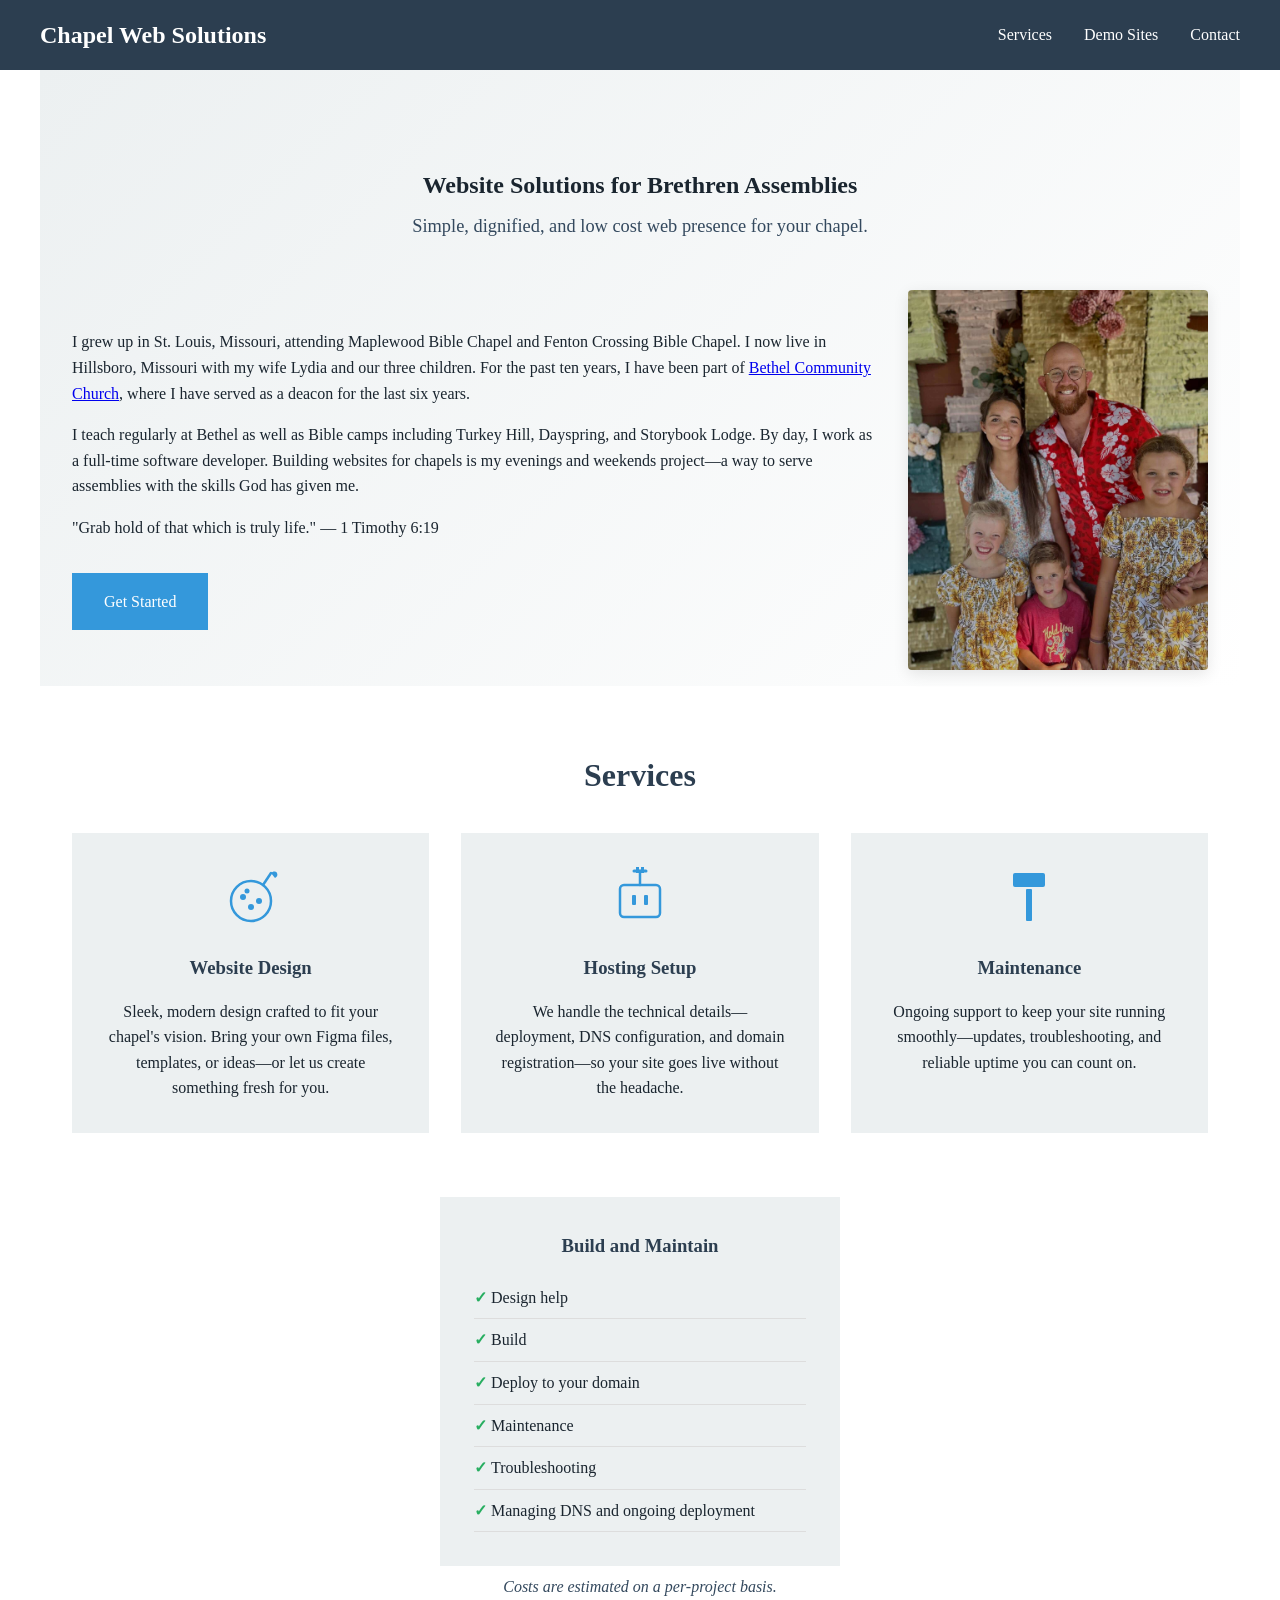
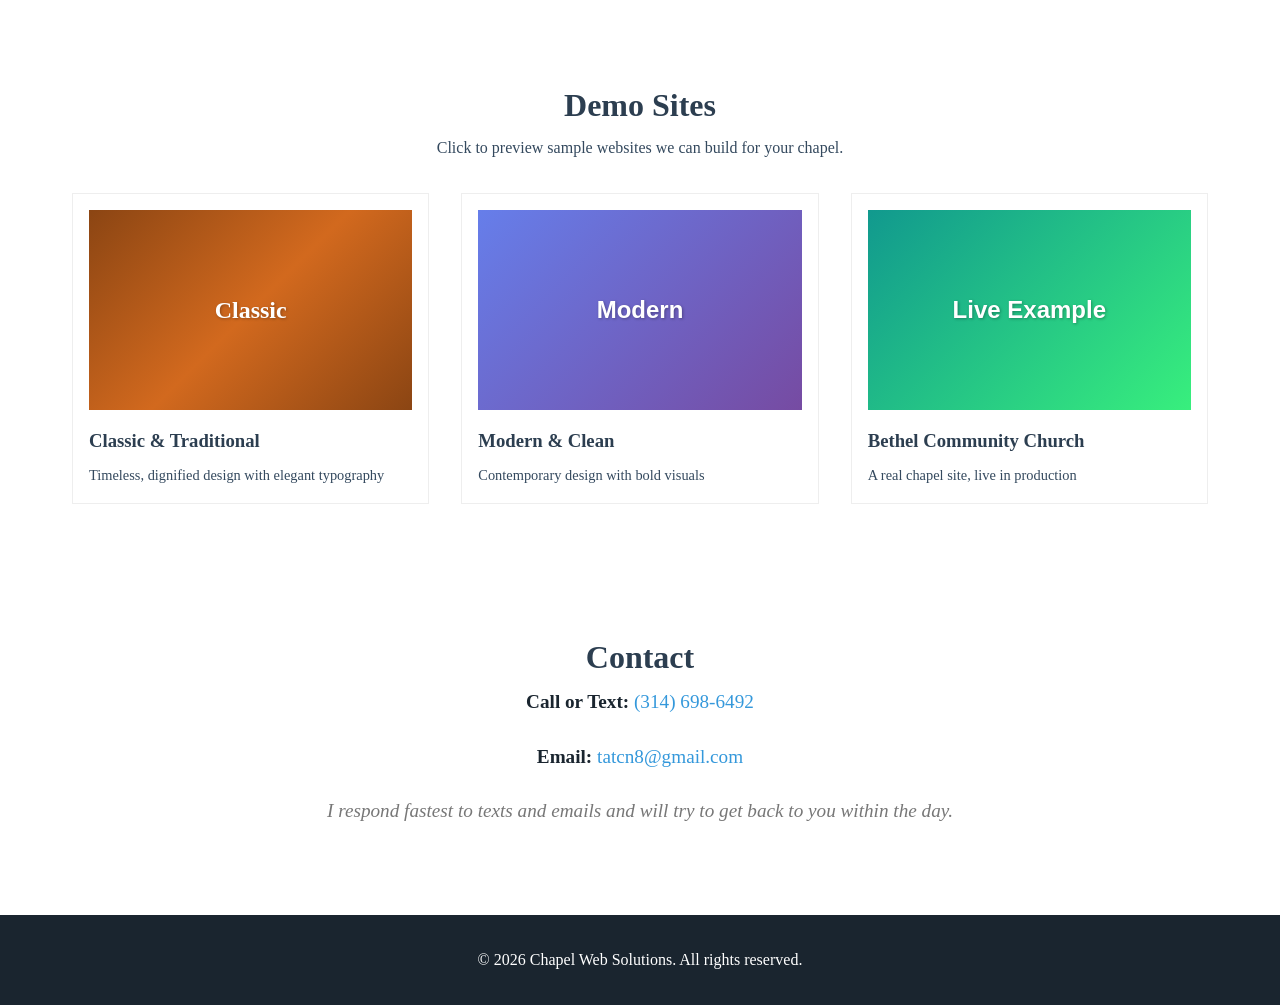
<file: index.html>
<!DOCTYPE html>
<html lang="en">
<head>
    <meta charset="UTF-8">
    <meta name="viewport" content="width=device-width, initial-scale=1.0">
    <title>Chapel Web Solutions</title>
    <link rel="stylesheet" href="styles.css">
</head>
<body>
    <header>
        <nav>
            <div class="logo">Chapel Web Solutions</div>
            <ul class="nav-links">
                <li><a href="#services">Services</a></li>
                <li><a href="#demos">Demo Sites</a></li>
                <li><a href="#contact">Contact</a></li>
            </ul>
            <button class="mobile-menu-btn">Menu</button>
        </nav>
    </header>

    <main>
        <section id="hero" style="padding-bottom: 1rem;">
            <div class="hero-banner">
                <h1>Website Solutions for Brethren Assemblies</h1>
                <p>Simple, dignified, and low cost web presence for your chapel.</p>
            </div>
            <div class="about-content">
                <div class="about-text">
                    <p>I grew up in St. Louis, Missouri, attending Maplewood Bible Chapel and Fenton Crossing Bible Chapel. I now live in Hillsboro, Missouri with my wife Lydia and our three children. For the past ten years, I have been part of <a href="https://bethelstl.com/" target="_blank">Bethel Community Church</a>, where I have served as a deacon for the last six years.</p>
                    <p>I teach regularly at Bethel as well as Bible camps including Turkey Hill, Dayspring, and Storybook Lodge. By day, I work as a full-time software developer. Building websites for chapels is my evenings and weekends project—a way to serve assemblies with the skills God has given me.</p>
                    <p class="scripture-verse">"Grab hold of that which is truly life." — 1 Timothy 6:19</p>
                    <a href="#contact" class="cta-btn">Get Started</a>
                </div>
                <div class="about-image">
                    <img src="photos/pinecrest_family 2.jpg" alt="Ted and his family">
                </div>
            </div>
        </section>

        <section id="services">
            <style>
                #services {
                    padding: 4rem 2rem;
                    max-width: 1200px;
                    margin: 0 auto;
                }
                #services h2 {
                    text-align: center;
                    font-size: 2rem;
                    color: #2c3e50;
                    margin-bottom: 2rem;
                }
                .svc-what-we-do {
                    display: flex;
                    gap: 2rem;
                    margin-bottom: 4rem;
                }
                .svc-what-we-do .svc-item {
                    flex: 1;
                    text-align: center;
                    padding: 2rem;
                    background: #ecf0f1;
                }
                .svc-what-we-do .svc-item h3 {
                    color: #2c3e50;
                    margin-bottom: 1rem;
                }
                .svc-what-we-do .svc-item svg {
                    width: 64px;
                    height: 64px;
                    margin-bottom: 1rem;
                    color: #3498db;
                }
                .svc-packages {
                    display: flex;
                    gap: 2rem;
                    justify-content: center;
                    margin-bottom: 0.5rem;
                }
                .svc-package {
                    flex: 1;
                    max-width: 400px;
                    text-align: center;
                    padding: 2rem;
                    background: #ecf0f1;
                    border: 2px solid transparent;
                }
                .svc-package.svc-featured {
                    border-color: transparent;
                }
                .svc-package h3 {
                    color: #2c3e50;
                    margin-bottom: 1rem;
                }
                .svc-package ul {
                    list-style: none;
                    text-align: left;
                    padding: 0;
                    margin: 0;
                }
                .svc-package li {
                    padding: 0.5rem 0;
                    border-bottom: 1px solid #ddd;
                }
                .svc-package li.included::before {
                    content: "✓ ";
                    color: #27ae60;
                    font-weight: bold;
                }
                .svc-package li.not-included::before {
                    content: "✗ ";
                    color: #e74c3c;
                    font-weight: bold;
                }
                .svc-package li.not-included {
                    color: #999;
                }
                .svc-note {
                    text-align: center;
                    color: #34495e;
                    font-style: italic;
                }
                @media (max-width: 768px) {
                    .svc-what-we-do {
                        flex-direction: column;
                    }
                    .svc-packages {
                        flex-direction: column;
                        align-items: center;
                    }
                    .svc-package {
                        max-width: 100%;
                    }
                }
            </style>
            <h2>Services</h2>
            <div class="svc-what-we-do">
                <div class="svc-item">
                    <svg viewBox="0 0 64 64" fill="none" xmlns="http://www.w3.org/2000/svg">
                        <circle cx="32" cy="36" r="20" stroke="currentColor" stroke-width="2.5" fill="none"/>
                        <circle cx="24" cy="32" r="3" fill="currentColor"/>
                        <circle cx="32" cy="42" r="3" fill="currentColor"/>
                        <circle cx="40" cy="36" r="3" fill="currentColor"/>
                        <circle cx="28" cy="26" r="2.5" fill="currentColor"/>
                        <path d="M44 20L52 8" stroke="currentColor" stroke-width="2.5" stroke-linecap="round"/>
                        <path d="M52 8C54 6 57 6 58 8C59 10 58 12 56 13L52 8Z" fill="currentColor"/>
                    </svg>
                    <h3>Website Design</h3>
                    <p>Sleek, modern design crafted to fit your chapel's vision. Bring your own Figma files, templates, or ideas—or let us create something fresh for you.</p>
                </div>
                <div class="svc-item">
                    <svg viewBox="0 0 64 64" fill="none" xmlns="http://www.w3.org/2000/svg">
                        <rect x="12" y="20" width="40" height="32" rx="4" stroke="currentColor" stroke-width="2.5" fill="none"/>
                        <rect x="24" y="30" width="4" height="10" rx="1" fill="currentColor"/>
                        <rect x="36" y="30" width="4" height="10" rx="1" fill="currentColor"/>
                        <path d="M32 6V20" stroke="currentColor" stroke-width="2.5" stroke-linecap="round"/>
                        <path d="M26 6H38" stroke="currentColor" stroke-width="3" stroke-linecap="round"/>
                        <rect x="28" y="2" width="3" height="6" fill="currentColor"/>
                        <rect x="33" y="2" width="3" height="6" fill="currentColor"/>
                    </svg>
                    <h3>Hosting Setup</h3>
                    <p>We handle the technical details—deployment, DNS configuration, and domain registration—so your site goes live without the headache.</p>
                </div>
                <div class="svc-item">
                    <svg viewBox="0 0 64 64" fill="none" xmlns="http://www.w3.org/2000/svg">
                        <rect x="29" y="24" width="6" height="32" rx="1" fill="currentColor"/>
                        <rect x="16" y="8" width="32" height="14" rx="2" fill="currentColor"/>
                    </svg>
                    <h3>Maintenance</h3>
                    <p>Ongoing support to keep your site running smoothly—updates, troubleshooting, and reliable uptime you can count on.</p>
                </div>
            </div>
            <div class="svc-packages">
                <div class="svc-package svc-featured">
                    <h3>Build and Maintain</h3>
                    <ul>
                        <li class="included">Design help</li>
                        <li class="included">Build</li>
                        <li class="included">Deploy to your domain</li>
                        <li class="included">Maintenance</li>
                        <li class="included">Troubleshooting</li>
                        <li class="included">Managing DNS and ongoing deployment</li>
                    </ul>
                </div>
            </div>
            <p class="svc-note">Costs are estimated on a per-project basis.</p>
        </section>

        <section id="demos">
            <h2 style="margin-bottom: 0.25rem;">Demo Sites</h2>
            <p class="section-subtitle">Click to preview sample websites we can build for your chapel.</p>
            <div class="portfolio-grid">
                <a href="demos/classic.html" class="portfolio-item demo-link">
                    <div class="demo-preview classic-preview">
                        <span>Classic</span>
                    </div>
                    <h3>Classic & Traditional</h3>
                    <p class="demo-description">Timeless, dignified design with elegant typography</p>
                </a>
                <a href="demos/modern.html" class="portfolio-item demo-link">
                    <div class="demo-preview modern-preview">
                        <span>Modern</span>
                    </div>
                    <h3>Modern & Clean</h3>
                    <p class="demo-description">Contemporary design with bold visuals</p>
                </a>
                <a href="https://bethelstl.com/" target="_blank" class="portfolio-item demo-link">
                    <div class="demo-preview community-preview">
                        <span>Live Example</span>
                    </div>
                    <h3>Bethel Community Church</h3>
                    <p class="demo-description">A real chapel site, live in production</p>
                </a>
            </div>
        </section>

        <section id="contact">
            <h2 style="margin-bottom: 0.25rem;">Contact</h2>
            <div class="contact-info-centered">
                <p><strong>Call or Text:</strong> <a href="tel:3146986492">(314) 698-6492</a></p>
                <p><strong>Email:</strong> <a href="mailto:tatcn8@gmail.com">tatcn8@gmail.com</a></p>
                <p class="contact-note">I respond fastest to texts and emails and will try to get back to you within the day.</p>
            </div>
        </section>
    </main>

    <footer>
        <p>&copy; 2026 Chapel Web Solutions. All rights reserved.</p>
    </footer>

    <script src="script.js"></script>
</body>
</html>
</file>
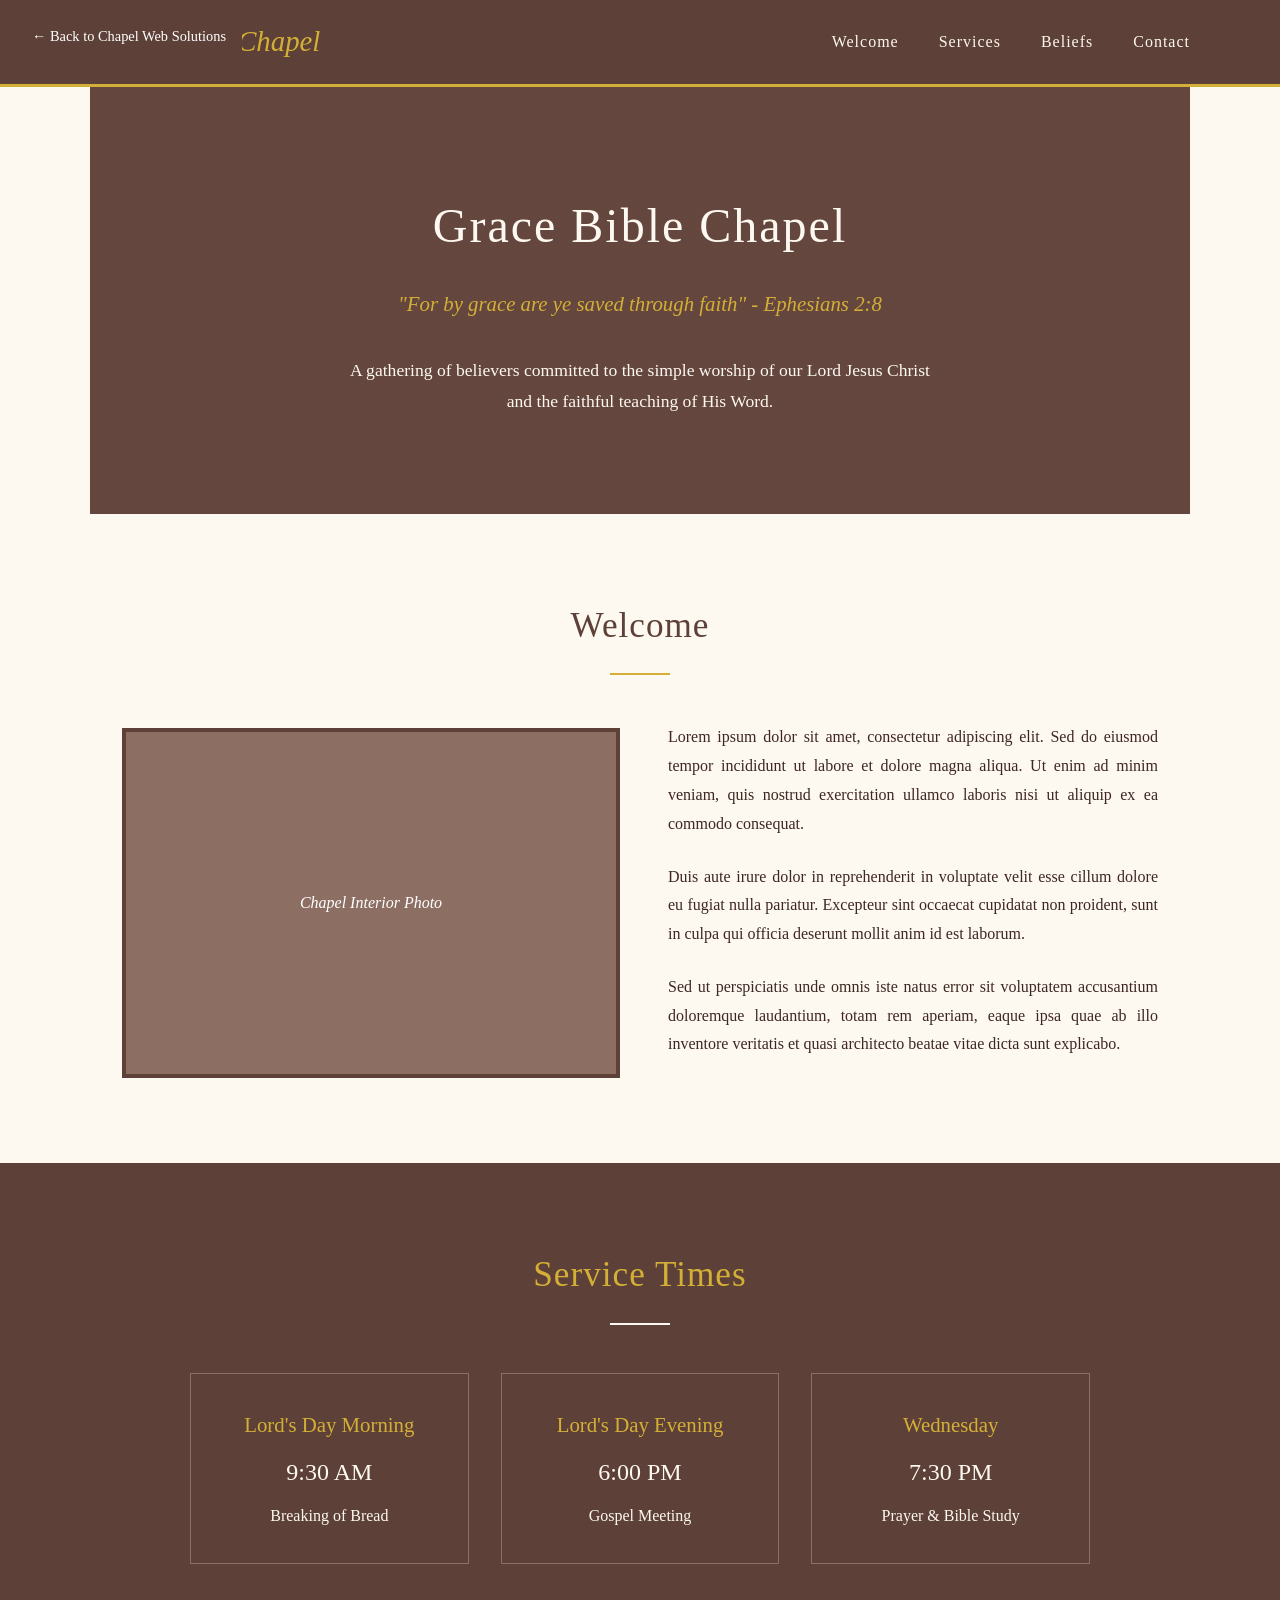
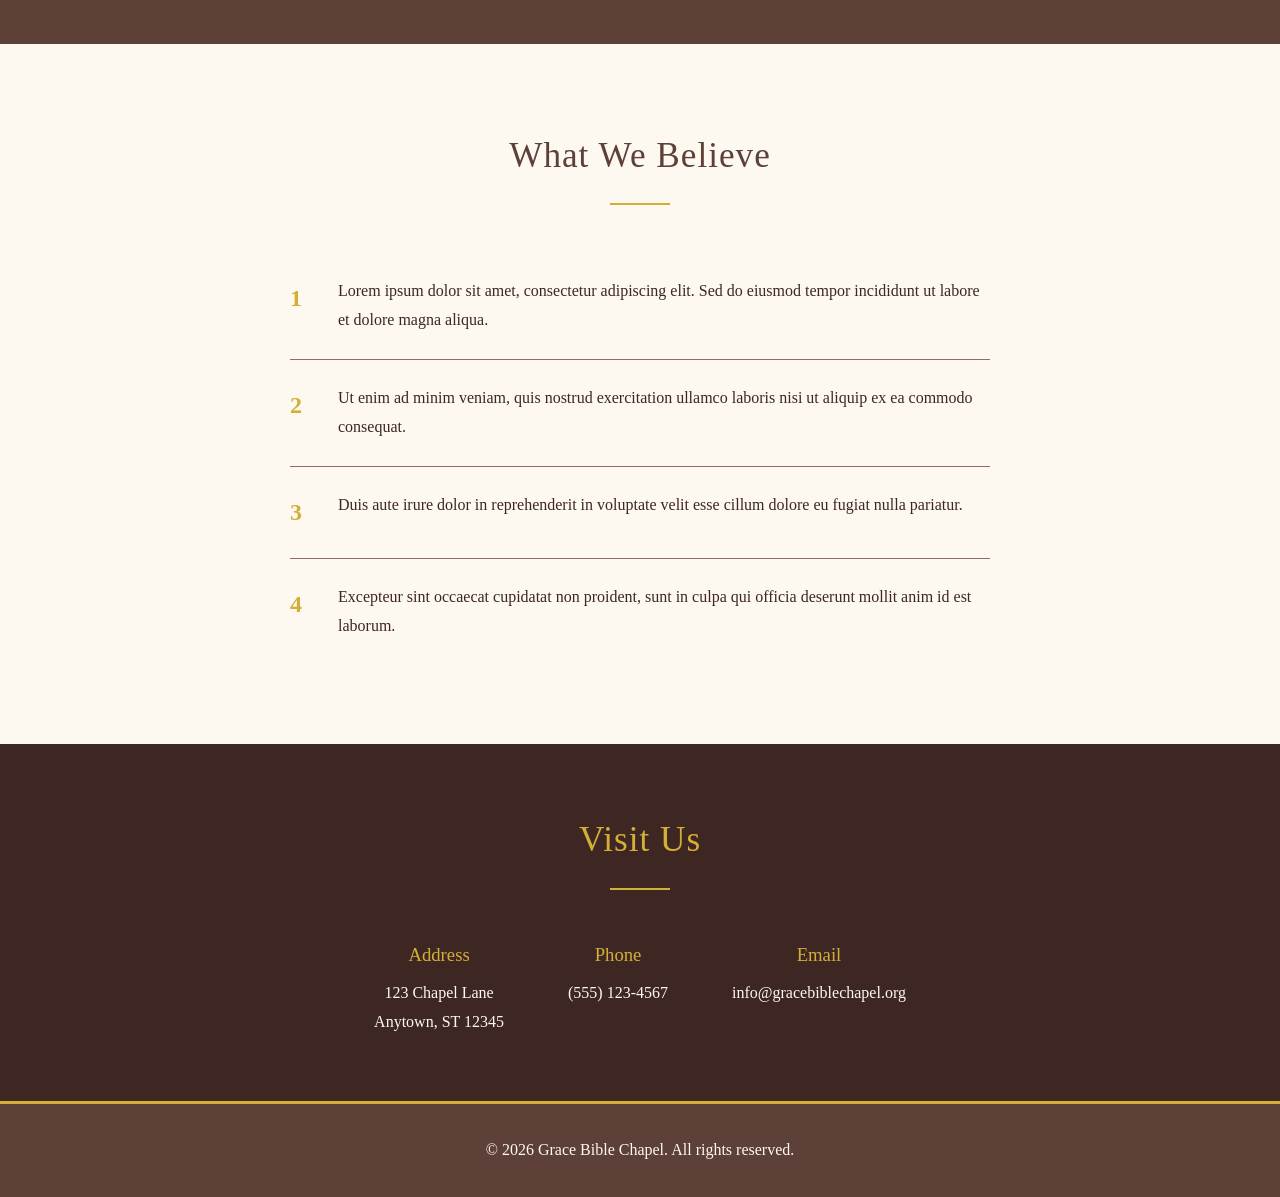
<file: demos/classic.html>
<!DOCTYPE html>
<html lang="en">
<head>
    <meta charset="UTF-8">
    <meta name="viewport" content="width=device-width, initial-scale=1.0">
    <title>Grace Bible Chapel - Classic Demo</title>
    <style>
        * {
            margin: 0;
            padding: 0;
            box-sizing: border-box;
        }

        :root {
            --primary: #5D4037;
            --secondary: #8D6E63;
            --accent: #D4AF37;
            --cream: #FDF8F0;
            --dark: #3E2723;
        }

        body {
            font-family: Georgia, 'Times New Roman', serif;
            line-height: 1.8;
            color: var(--dark);
            background: var(--cream);
        }

        /* Back to main site link */
        .back-link {
            position: fixed;
            top: 1rem;
            left: 1rem;
            background: var(--primary);
            color: white;
            padding: 0.5rem 1rem;
            text-decoration: none;
            font-size: 0.9rem;
            z-index: 1001;
            border-radius: 3px;
        }

        .back-link:hover {
            background: var(--dark);
        }

        /* Navigation */
        header {
            background: var(--primary);
            padding: 1rem 2rem;
            border-bottom: 3px solid var(--accent);
        }

        nav {
            display: flex;
            justify-content: space-between;
            align-items: center;
            max-width: 1100px;
            margin: 0 auto;
        }

        .logo {
            color: var(--accent);
            font-size: 1.8rem;
            font-weight: normal;
            font-style: italic;
        }

        .nav-links {
            display: flex;
            list-style: none;
            gap: 2.5rem;
        }

        .nav-links a {
            color: var(--cream);
            text-decoration: none;
            font-size: 1rem;
            letter-spacing: 1px;
        }

        .nav-links a:hover {
            color: var(--accent);
        }

        /* Hero */
        .hero {
            text-align: center;
            padding: 6rem 2rem;
            background: linear-gradient(rgba(93, 64, 55, 0.85), rgba(93, 64, 55, 0.85)),
                        linear-gradient(var(--secondary), var(--secondary));
            color: var(--cream);
        }

        .hero h1 {
            font-size: 3rem;
            font-weight: normal;
            margin-bottom: 1rem;
            letter-spacing: 2px;
        }

        .hero .scripture {
            font-style: italic;
            font-size: 1.3rem;
            margin-bottom: 2rem;
            color: var(--accent);
        }

        .hero p {
            max-width: 600px;
            margin: 0 auto;
            font-size: 1.1rem;
        }

        /* Section styles */
        section {
            padding: 5rem 2rem;
            max-width: 1100px;
            margin: 0 auto;
        }

        h2 {
            text-align: center;
            font-size: 2.2rem;
            color: var(--primary);
            margin-bottom: 1rem;
            font-weight: normal;
            letter-spacing: 1px;
        }

        .section-divider {
            width: 60px;
            height: 2px;
            background: var(--accent);
            margin: 0 auto 3rem;
        }

        /* Welcome section */
        .welcome {
            display: flex;
            gap: 3rem;
            align-items: center;
        }

        .welcome-image {
            flex: 1;
            background: var(--secondary);
            height: 350px;
            display: flex;
            align-items: center;
            justify-content: center;
            color: white;
            font-style: italic;
            border: 4px solid var(--primary);
        }

        .welcome-text {
            flex: 1;
        }

        .welcome-text p {
            margin-bottom: 1.5rem;
            text-align: justify;
        }

        /* Service times */
        .services-section {
            background: var(--primary);
            color: var(--cream);
            padding: 5rem 2rem;
            max-width: none;
        }

        .services-section h2 {
            color: var(--accent);
        }

        .services-section .section-divider {
            background: var(--cream);
        }

        .services-grid {
            display: grid;
            grid-template-columns: repeat(3, 1fr);
            gap: 2rem;
            max-width: 900px;
            margin: 0 auto;
        }

        .service-card {
            text-align: center;
            padding: 2rem;
            border: 1px solid var(--secondary);
        }

        .service-card h3 {
            color: var(--accent);
            margin-bottom: 0.5rem;
            font-weight: normal;
            font-size: 1.3rem;
        }

        .service-card .time {
            font-size: 1.5rem;
            margin-bottom: 0.5rem;
        }

        /* Beliefs */
        .beliefs-list {
            max-width: 700px;
            margin: 0 auto;
        }

        .belief-item {
            padding: 1.5rem 0;
            border-bottom: 1px solid var(--secondary);
            display: flex;
            gap: 1rem;
        }

        .belief-item:last-child {
            border-bottom: none;
        }

        .belief-number {
            color: var(--accent);
            font-size: 1.5rem;
            font-weight: bold;
            min-width: 2rem;
        }

        /* Contact */
        .contact-section {
            background: var(--dark);
            color: var(--cream);
            padding: 4rem 2rem;
            text-align: center;
            max-width: none;
        }

        .contact-section h2 {
            color: var(--accent);
        }

        .contact-info {
            display: flex;
            justify-content: center;
            gap: 4rem;
            margin-top: 2rem;
        }

        .contact-item h3 {
            color: var(--accent);
            font-weight: normal;
            margin-bottom: 0.5rem;
        }

        /* Footer */
        footer {
            background: var(--primary);
            color: var(--cream);
            text-align: center;
            padding: 2rem;
            border-top: 3px solid var(--accent);
        }

        /* Mobile */
        @media (max-width: 768px) {
            .nav-links {
                display: none;
            }

            .hero h1 {
                font-size: 2rem;
            }

            .welcome {
                flex-direction: column;
            }

            .services-grid {
                grid-template-columns: 1fr;
            }

            .contact-info {
                flex-direction: column;
                gap: 2rem;
            }
        }
    </style>
</head>
<body>
    <a href="../index.html#demos" class="back-link">&larr; Back to Chapel Web Solutions</a>

    <header>
        <nav>
            <div class="logo">Grace Bible Chapel</div>
            <ul class="nav-links">
                <li><a href="#welcome">Welcome</a></li>
                <li><a href="#services">Services</a></li>
                <li><a href="#beliefs">Beliefs</a></li>
                <li><a href="#contact">Contact</a></li>
            </ul>
        </nav>
    </header>

    <section class="hero">
        <h1>Grace Bible Chapel</h1>
        <p class="scripture">"For by grace are ye saved through faith" - Ephesians 2:8</p>
        <p>A gathering of believers committed to the simple worship of our Lord Jesus Christ and the faithful teaching of His Word.</p>
    </section>

    <section id="welcome">
        <h2>Welcome</h2>
        <div class="section-divider"></div>
        <div class="welcome">
            <div class="welcome-image">Chapel Interior Photo</div>
            <div class="welcome-text">
                <p>Lorem ipsum dolor sit amet, consectetur adipiscing elit. Sed do eiusmod tempor incididunt ut labore et dolore magna aliqua. Ut enim ad minim veniam, quis nostrud exercitation ullamco laboris nisi ut aliquip ex ea commodo consequat.</p>
                <p>Duis aute irure dolor in reprehenderit in voluptate velit esse cillum dolore eu fugiat nulla pariatur. Excepteur sint occaecat cupidatat non proident, sunt in culpa qui officia deserunt mollit anim id est laborum.</p>
                <p>Sed ut perspiciatis unde omnis iste natus error sit voluptatem accusantium doloremque laudantium, totam rem aperiam, eaque ipsa quae ab illo inventore veritatis et quasi architecto beatae vitae dicta sunt explicabo.</p>
            </div>
        </div>
    </section>

    <section id="services" class="services-section">
        <h2>Service Times</h2>
        <div class="section-divider"></div>
        <div class="services-grid">
            <div class="service-card">
                <h3>Lord's Day Morning</h3>
                <div class="time">9:30 AM</div>
                <p>Breaking of Bread</p>
            </div>
            <div class="service-card">
                <h3>Lord's Day Evening</h3>
                <div class="time">6:00 PM</div>
                <p>Gospel Meeting</p>
            </div>
            <div class="service-card">
                <h3>Wednesday</h3>
                <div class="time">7:30 PM</div>
                <p>Prayer & Bible Study</p>
            </div>
        </div>
    </section>

    <section id="beliefs">
        <h2>What We Believe</h2>
        <div class="section-divider"></div>
        <div class="beliefs-list">
            <div class="belief-item">
                <span class="belief-number">1</span>
                <p>Lorem ipsum dolor sit amet, consectetur adipiscing elit. Sed do eiusmod tempor incididunt ut labore et dolore magna aliqua.</p>
            </div>
            <div class="belief-item">
                <span class="belief-number">2</span>
                <p>Ut enim ad minim veniam, quis nostrud exercitation ullamco laboris nisi ut aliquip ex ea commodo consequat.</p>
            </div>
            <div class="belief-item">
                <span class="belief-number">3</span>
                <p>Duis aute irure dolor in reprehenderit in voluptate velit esse cillum dolore eu fugiat nulla pariatur.</p>
            </div>
            <div class="belief-item">
                <span class="belief-number">4</span>
                <p>Excepteur sint occaecat cupidatat non proident, sunt in culpa qui officia deserunt mollit anim id est laborum.</p>
            </div>
        </div>
    </section>

    <section id="contact" class="contact-section">
        <h2>Visit Us</h2>
        <div class="section-divider"></div>
        <div class="contact-info">
            <div class="contact-item">
                <h3>Address</h3>
                <p>123 Chapel Lane<br>Anytown, ST 12345</p>
            </div>
            <div class="contact-item">
                <h3>Phone</h3>
                <p>(555) 123-4567</p>
            </div>
            <div class="contact-item">
                <h3>Email</h3>
                <p>info@gracebiblechapel.org</p>
            </div>
        </div>
    </section>

    <footer>
        <p>&copy; 2026 Grace Bible Chapel. All rights reserved.</p>
    </footer>
</body>
</html>
</file>
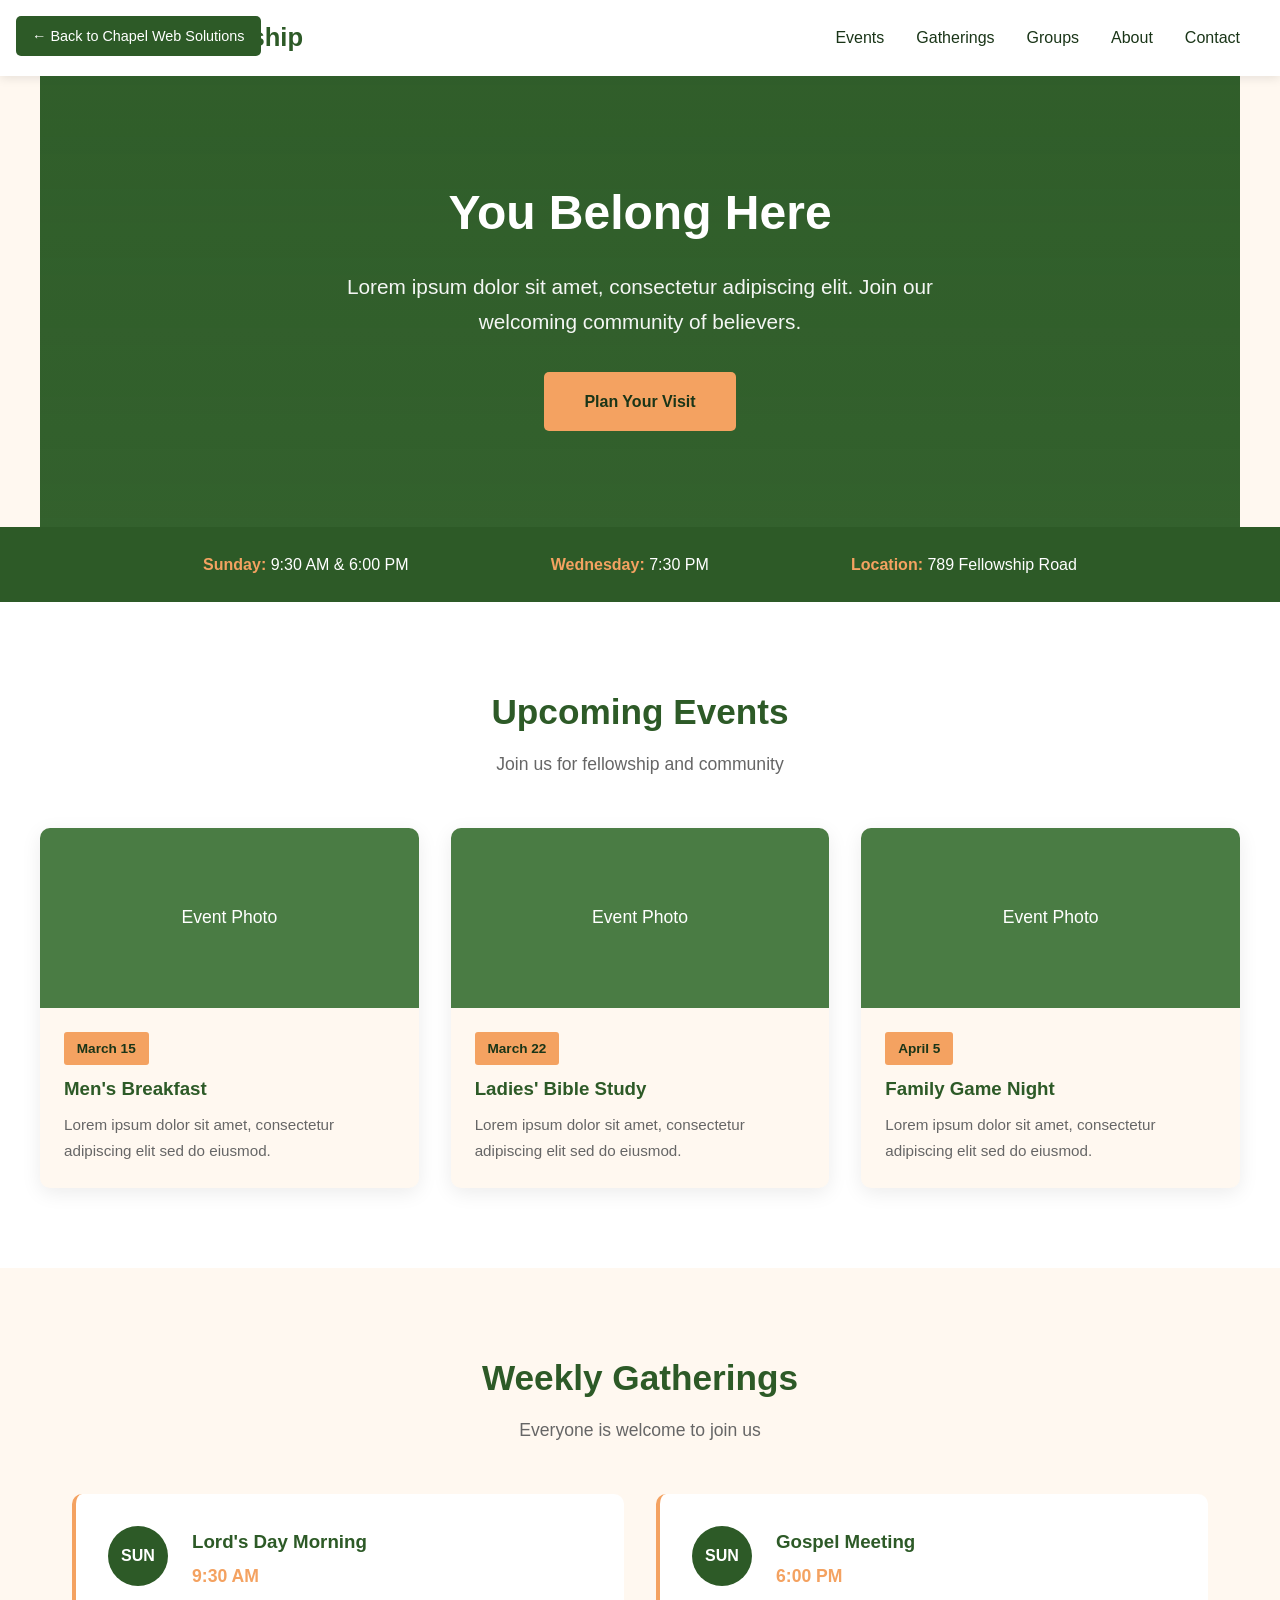
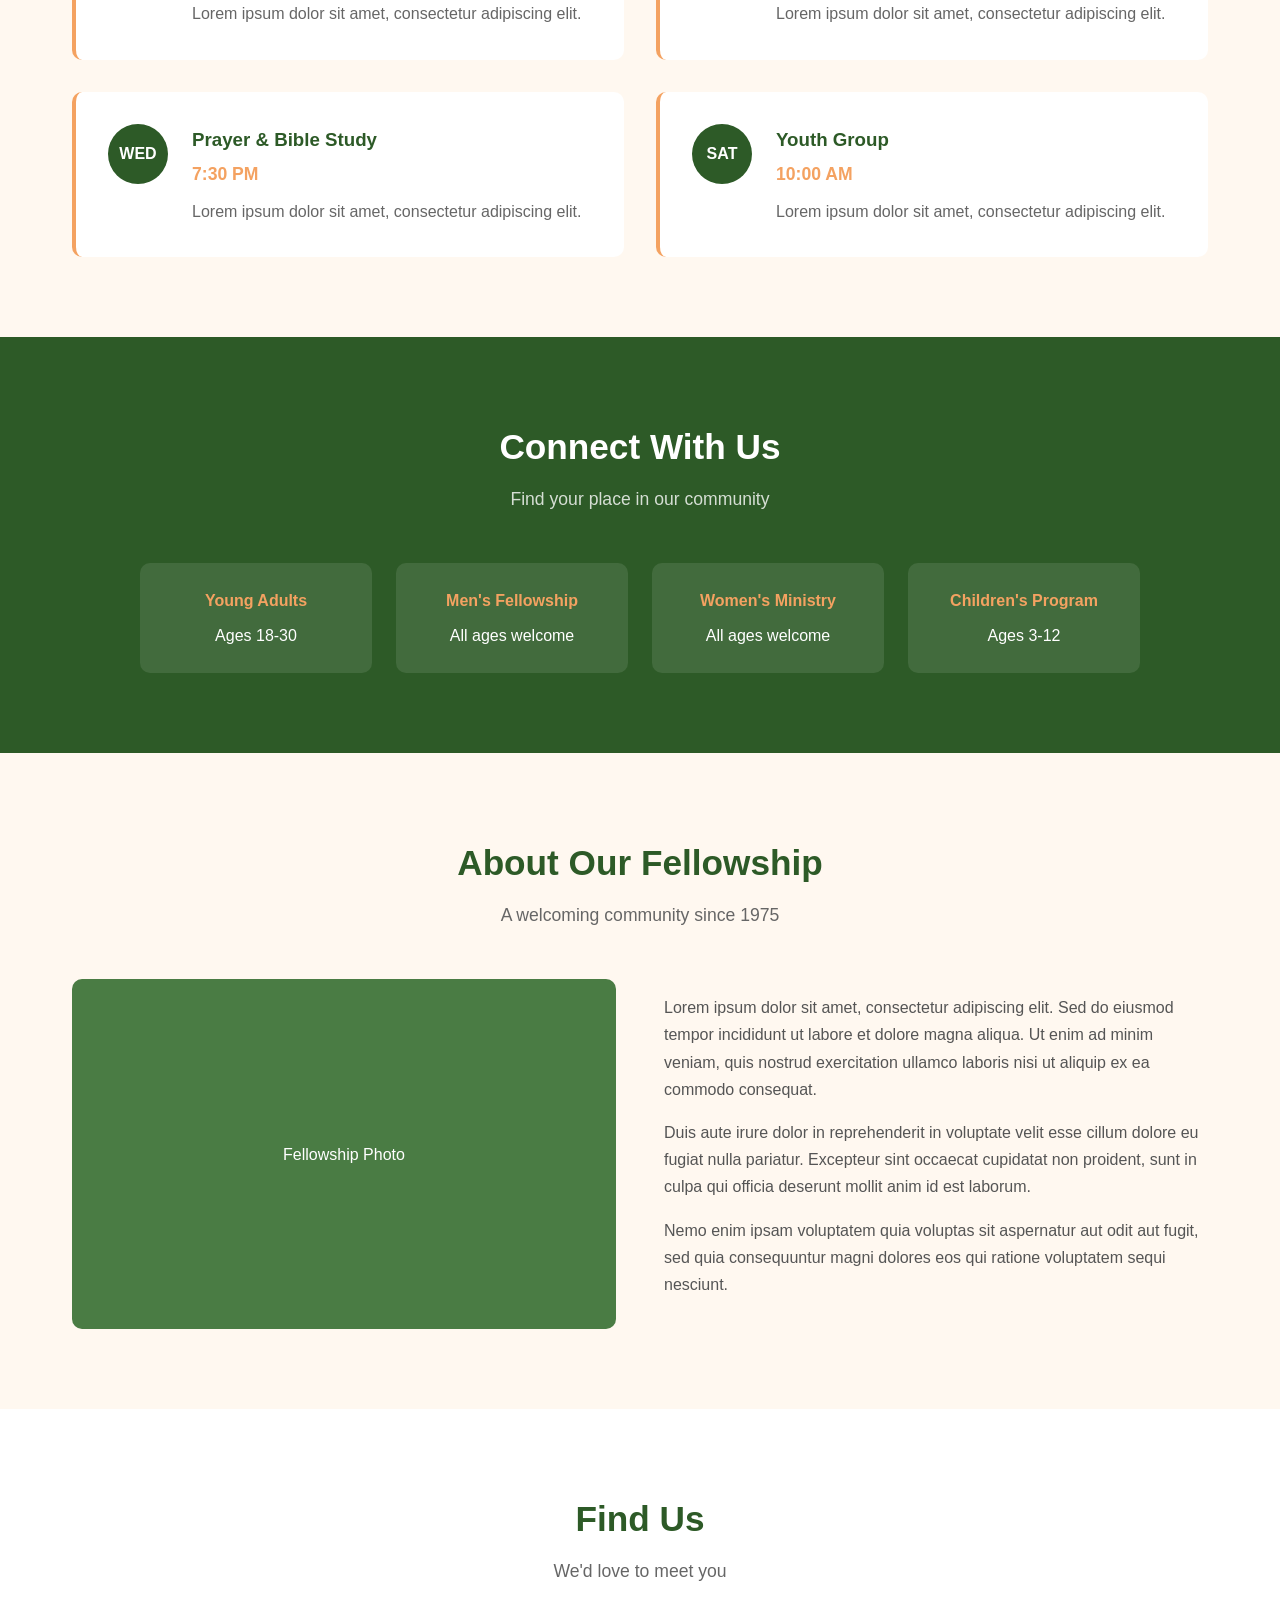
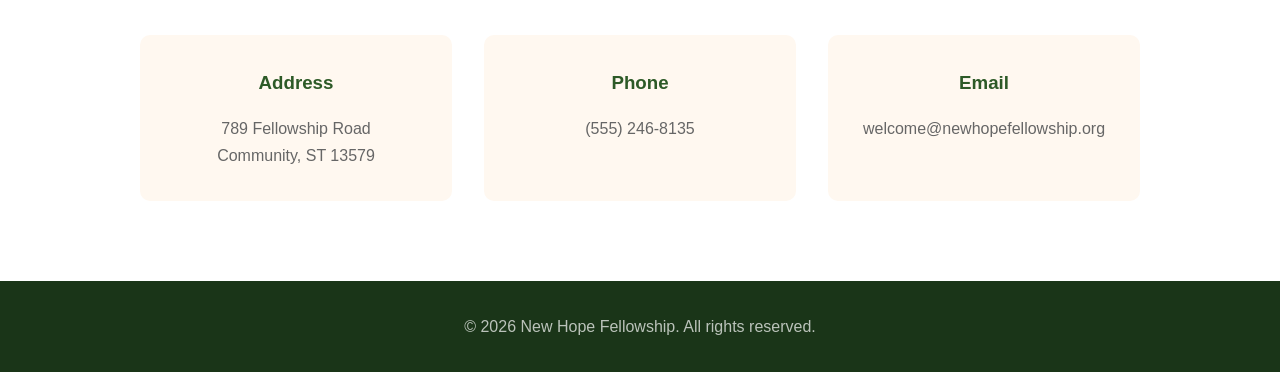
<file: demos/community.html>
<!DOCTYPE html>
<html lang="en">
<head>
    <meta charset="UTF-8">
    <meta name="viewport" content="width=device-width, initial-scale=1.0">
    <title>New Hope Fellowship - Community Demo</title>
    <style>
        * {
            margin: 0;
            padding: 0;
            box-sizing: border-box;
        }

        :root {
            --primary: #2d5a27;
            --secondary: #4a7c44;
            --accent: #f4a261;
            --warm: #fff8f0;
            --dark: #1a3518;
        }

        body {
            font-family: 'Segoe UI', Tahoma, Geneva, Verdana, sans-serif;
            line-height: 1.7;
            color: #333;
            background: var(--warm);
        }

        /* Back to main site link */
        .back-link {
            position: fixed;
            top: 1rem;
            left: 1rem;
            background: var(--primary);
            color: white;
            padding: 0.5rem 1rem;
            text-decoration: none;
            font-size: 0.9rem;
            z-index: 1001;
            border-radius: 5px;
        }

        .back-link:hover {
            background: var(--dark);
        }

        /* Navigation */
        header {
            background: white;
            padding: 1rem 2rem;
            box-shadow: 0 2px 10px rgba(0,0,0,0.1);
        }

        nav {
            display: flex;
            justify-content: space-between;
            align-items: center;
            max-width: 1200px;
            margin: 0 auto;
        }

        .logo {
            font-size: 1.6rem;
            font-weight: 700;
            color: var(--primary);
        }

        .logo span {
            color: var(--accent);
        }

        .nav-links {
            display: flex;
            list-style: none;
            gap: 2rem;
        }

        .nav-links a {
            color: var(--dark);
            text-decoration: none;
            font-weight: 500;
        }

        .nav-links a:hover {
            color: var(--accent);
        }

        /* Hero */
        .hero {
            background: linear-gradient(rgba(45, 90, 39, 0.9), rgba(45, 90, 39, 0.8)),
                        linear-gradient(var(--secondary), var(--secondary));
            color: white;
            text-align: center;
            padding: 6rem 2rem;
        }

        .hero h1 {
            font-size: 3rem;
            margin-bottom: 1rem;
        }

        .hero p {
            font-size: 1.3rem;
            max-width: 600px;
            margin: 0 auto 2rem;
            opacity: 0.95;
        }

        .hero-btn {
            display: inline-block;
            background: var(--accent);
            color: var(--dark);
            padding: 1rem 2.5rem;
            text-decoration: none;
            font-weight: 600;
            border-radius: 5px;
            transition: transform 0.3s;
        }

        .hero-btn:hover {
            transform: scale(1.05);
        }

        /* Quick Info Bar */
        .quick-info {
            background: var(--primary);
            color: white;
            padding: 1.5rem 2rem;
        }

        .quick-info-content {
            max-width: 1000px;
            margin: 0 auto;
            display: flex;
            justify-content: space-around;
            flex-wrap: wrap;
            gap: 1rem;
        }

        .quick-info-item {
            text-align: center;
        }

        .quick-info-item strong {
            color: var(--accent);
        }

        /* Sections */
        section {
            padding: 5rem 2rem;
            max-width: 1200px;
            margin: 0 auto;
        }

        h2 {
            font-size: 2.2rem;
            color: var(--primary);
            margin-bottom: 0.5rem;
        }

        .section-header {
            text-align: center;
            margin-bottom: 3rem;
        }

        .section-header p {
            color: #666;
            font-size: 1.1rem;
        }

        /* Events Section */
        .events-section {
            background: white;
            max-width: none;
            padding: 5rem 2rem;
        }

        .events-grid {
            display: grid;
            grid-template-columns: repeat(auto-fit, minmax(300px, 1fr));
            gap: 2rem;
            max-width: 1200px;
            margin: 0 auto;
        }

        .event-card {
            background: var(--warm);
            border-radius: 10px;
            overflow: hidden;
            box-shadow: 0 5px 20px rgba(0,0,0,0.08);
        }

        .event-image {
            height: 180px;
            background: var(--secondary);
            display: flex;
            align-items: center;
            justify-content: center;
            color: white;
            font-size: 1.1rem;
        }

        .event-content {
            padding: 1.5rem;
        }

        .event-date {
            display: inline-block;
            background: var(--accent);
            color: var(--dark);
            padding: 0.3rem 0.8rem;
            border-radius: 3px;
            font-size: 0.85rem;
            font-weight: 600;
            margin-bottom: 0.5rem;
        }

        .event-content h3 {
            color: var(--primary);
            margin-bottom: 0.5rem;
        }

        .event-content p {
            color: #666;
            font-size: 0.95rem;
        }

        /* Gatherings */
        .gatherings-grid {
            display: grid;
            grid-template-columns: repeat(2, 1fr);
            gap: 2rem;
        }

        .gathering-card {
            background: white;
            padding: 2rem;
            border-radius: 10px;
            border-left: 4px solid var(--accent);
            display: flex;
            gap: 1.5rem;
            align-items: flex-start;
        }

        .gathering-icon {
            width: 60px;
            height: 60px;
            background: var(--primary);
            border-radius: 50%;
            display: flex;
            align-items: center;
            justify-content: center;
            color: white;
            font-weight: bold;
            flex-shrink: 0;
        }

        .gathering-info h3 {
            color: var(--primary);
            margin-bottom: 0.3rem;
        }

        .gathering-info .time {
            color: var(--accent);
            font-weight: 600;
            font-size: 1.1rem;
        }

        .gathering-info p {
            color: #666;
            margin-top: 0.5rem;
        }

        /* Groups Section */
        .groups-section {
            background: var(--primary);
            color: white;
            max-width: none;
            padding: 5rem 2rem;
        }

        .groups-section h2 {
            color: white;
        }

        .groups-section .section-header p {
            color: rgba(255,255,255,0.8);
        }

        .groups-grid {
            display: grid;
            grid-template-columns: repeat(auto-fit, minmax(200px, 1fr));
            gap: 1.5rem;
            max-width: 1000px;
            margin: 0 auto;
        }

        .group-card {
            background: rgba(255,255,255,0.1);
            padding: 1.5rem;
            border-radius: 10px;
            text-align: center;
        }

        .group-card h4 {
            color: var(--accent);
            margin-bottom: 0.5rem;
        }

        /* About */
        .about-content {
            display: grid;
            grid-template-columns: 1fr 1fr;
            gap: 3rem;
            align-items: center;
        }

        .about-image {
            background: var(--secondary);
            height: 350px;
            border-radius: 10px;
            display: flex;
            align-items: center;
            justify-content: center;
            color: white;
        }

        .about-text p {
            margin-bottom: 1rem;
            color: #555;
        }

        /* Contact */
        .contact-section {
            background: white;
            max-width: none;
            padding: 5rem 2rem;
        }

        .contact-grid {
            display: grid;
            grid-template-columns: 1fr 1fr 1fr;
            gap: 2rem;
            max-width: 1000px;
            margin: 0 auto;
        }

        .contact-card {
            text-align: center;
            padding: 2rem;
            background: var(--warm);
            border-radius: 10px;
        }

        .contact-card h3 {
            color: var(--primary);
            margin-bottom: 1rem;
        }

        .contact-card p {
            color: #666;
        }

        /* Footer */
        footer {
            background: var(--dark);
            color: rgba(255,255,255,0.7);
            text-align: center;
            padding: 2rem;
        }

        /* Mobile */
        @media (max-width: 768px) {
            .nav-links {
                display: none;
            }

            .hero h1 {
                font-size: 2rem;
            }

            .quick-info-content {
                flex-direction: column;
            }

            .gatherings-grid {
                grid-template-columns: 1fr;
            }

            .about-content {
                grid-template-columns: 1fr;
            }

            .contact-grid {
                grid-template-columns: 1fr;
            }
        }
    </style>
</head>
<body>
    <a href="../index.html#demos" class="back-link">&larr; Back to Chapel Web Solutions</a>

    <header>
        <nav>
            <div class="logo">New <span>Hope</span> Fellowship</div>
            <ul class="nav-links">
                <li><a href="#events">Events</a></li>
                <li><a href="#gatherings">Gatherings</a></li>
                <li><a href="#groups">Groups</a></li>
                <li><a href="#about">About</a></li>
                <li><a href="#contact">Contact</a></li>
            </ul>
        </nav>
    </header>

    <section class="hero">
        <h1>You Belong Here</h1>
        <p>Lorem ipsum dolor sit amet, consectetur adipiscing elit. Join our welcoming community of believers.</p>
        <a href="#contact" class="hero-btn">Plan Your Visit</a>
    </section>

    <div class="quick-info">
        <div class="quick-info-content">
            <div class="quick-info-item">
                <strong>Sunday:</strong> 9:30 AM & 6:00 PM
            </div>
            <div class="quick-info-item">
                <strong>Wednesday:</strong> 7:30 PM
            </div>
            <div class="quick-info-item">
                <strong>Location:</strong> 789 Fellowship Road
            </div>
        </div>
    </div>

    <section id="events" class="events-section">
        <div class="section-header">
            <h2>Upcoming Events</h2>
            <p>Join us for fellowship and community</p>
        </div>
        <div class="events-grid">
            <div class="event-card">
                <div class="event-image">Event Photo</div>
                <div class="event-content">
                    <span class="event-date">March 15</span>
                    <h3>Men's Breakfast</h3>
                    <p>Lorem ipsum dolor sit amet, consectetur adipiscing elit sed do eiusmod.</p>
                </div>
            </div>
            <div class="event-card">
                <div class="event-image">Event Photo</div>
                <div class="event-content">
                    <span class="event-date">March 22</span>
                    <h3>Ladies' Bible Study</h3>
                    <p>Lorem ipsum dolor sit amet, consectetur adipiscing elit sed do eiusmod.</p>
                </div>
            </div>
            <div class="event-card">
                <div class="event-image">Event Photo</div>
                <div class="event-content">
                    <span class="event-date">April 5</span>
                    <h3>Family Game Night</h3>
                    <p>Lorem ipsum dolor sit amet, consectetur adipiscing elit sed do eiusmod.</p>
                </div>
            </div>
        </div>
    </section>

    <section id="gatherings">
        <div class="section-header">
            <h2>Weekly Gatherings</h2>
            <p>Everyone is welcome to join us</p>
        </div>
        <div class="gatherings-grid">
            <div class="gathering-card">
                <div class="gathering-icon">SUN</div>
                <div class="gathering-info">
                    <h3>Lord's Day Morning</h3>
                    <div class="time">9:30 AM</div>
                    <p>Lorem ipsum dolor sit amet, consectetur adipiscing elit.</p>
                </div>
            </div>
            <div class="gathering-card">
                <div class="gathering-icon">SUN</div>
                <div class="gathering-info">
                    <h3>Gospel Meeting</h3>
                    <div class="time">6:00 PM</div>
                    <p>Lorem ipsum dolor sit amet, consectetur adipiscing elit.</p>
                </div>
            </div>
            <div class="gathering-card">
                <div class="gathering-icon">WED</div>
                <div class="gathering-info">
                    <h3>Prayer & Bible Study</h3>
                    <div class="time">7:30 PM</div>
                    <p>Lorem ipsum dolor sit amet, consectetur adipiscing elit.</p>
                </div>
            </div>
            <div class="gathering-card">
                <div class="gathering-icon">SAT</div>
                <div class="gathering-info">
                    <h3>Youth Group</h3>
                    <div class="time">10:00 AM</div>
                    <p>Lorem ipsum dolor sit amet, consectetur adipiscing elit.</p>
                </div>
            </div>
        </div>
    </section>

    <section id="groups" class="groups-section">
        <div class="section-header">
            <h2>Connect With Us</h2>
            <p>Find your place in our community</p>
        </div>
        <div class="groups-grid">
            <div class="group-card">
                <h4>Young Adults</h4>
                <p>Ages 18-30</p>
            </div>
            <div class="group-card">
                <h4>Men's Fellowship</h4>
                <p>All ages welcome</p>
            </div>
            <div class="group-card">
                <h4>Women's Ministry</h4>
                <p>All ages welcome</p>
            </div>
            <div class="group-card">
                <h4>Children's Program</h4>
                <p>Ages 3-12</p>
            </div>
        </div>
    </section>

    <section id="about">
        <div class="section-header">
            <h2>About Our Fellowship</h2>
            <p>A welcoming community since 1975</p>
        </div>
        <div class="about-content">
            <div class="about-image">Fellowship Photo</div>
            <div class="about-text">
                <p>Lorem ipsum dolor sit amet, consectetur adipiscing elit. Sed do eiusmod tempor incididunt ut labore et dolore magna aliqua. Ut enim ad minim veniam, quis nostrud exercitation ullamco laboris nisi ut aliquip ex ea commodo consequat.</p>
                <p>Duis aute irure dolor in reprehenderit in voluptate velit esse cillum dolore eu fugiat nulla pariatur. Excepteur sint occaecat cupidatat non proident, sunt in culpa qui officia deserunt mollit anim id est laborum.</p>
                <p>Nemo enim ipsam voluptatem quia voluptas sit aspernatur aut odit aut fugit, sed quia consequuntur magni dolores eos qui ratione voluptatem sequi nesciunt.</p>
            </div>
        </div>
    </section>

    <section id="contact" class="contact-section">
        <div class="section-header">
            <h2>Find Us</h2>
            <p>We'd love to meet you</p>
        </div>
        <div class="contact-grid">
            <div class="contact-card">
                <h3>Address</h3>
                <p>789 Fellowship Road<br>Community, ST 13579</p>
            </div>
            <div class="contact-card">
                <h3>Phone</h3>
                <p>(555) 246-8135</p>
            </div>
            <div class="contact-card">
                <h3>Email</h3>
                <p>welcome@newhopefellowship.org</p>
            </div>
        </div>
    </section>

    <footer>
        <p>&copy; 2026 New Hope Fellowship. All rights reserved.</p>
    </footer>
</body>
</html>
</file>
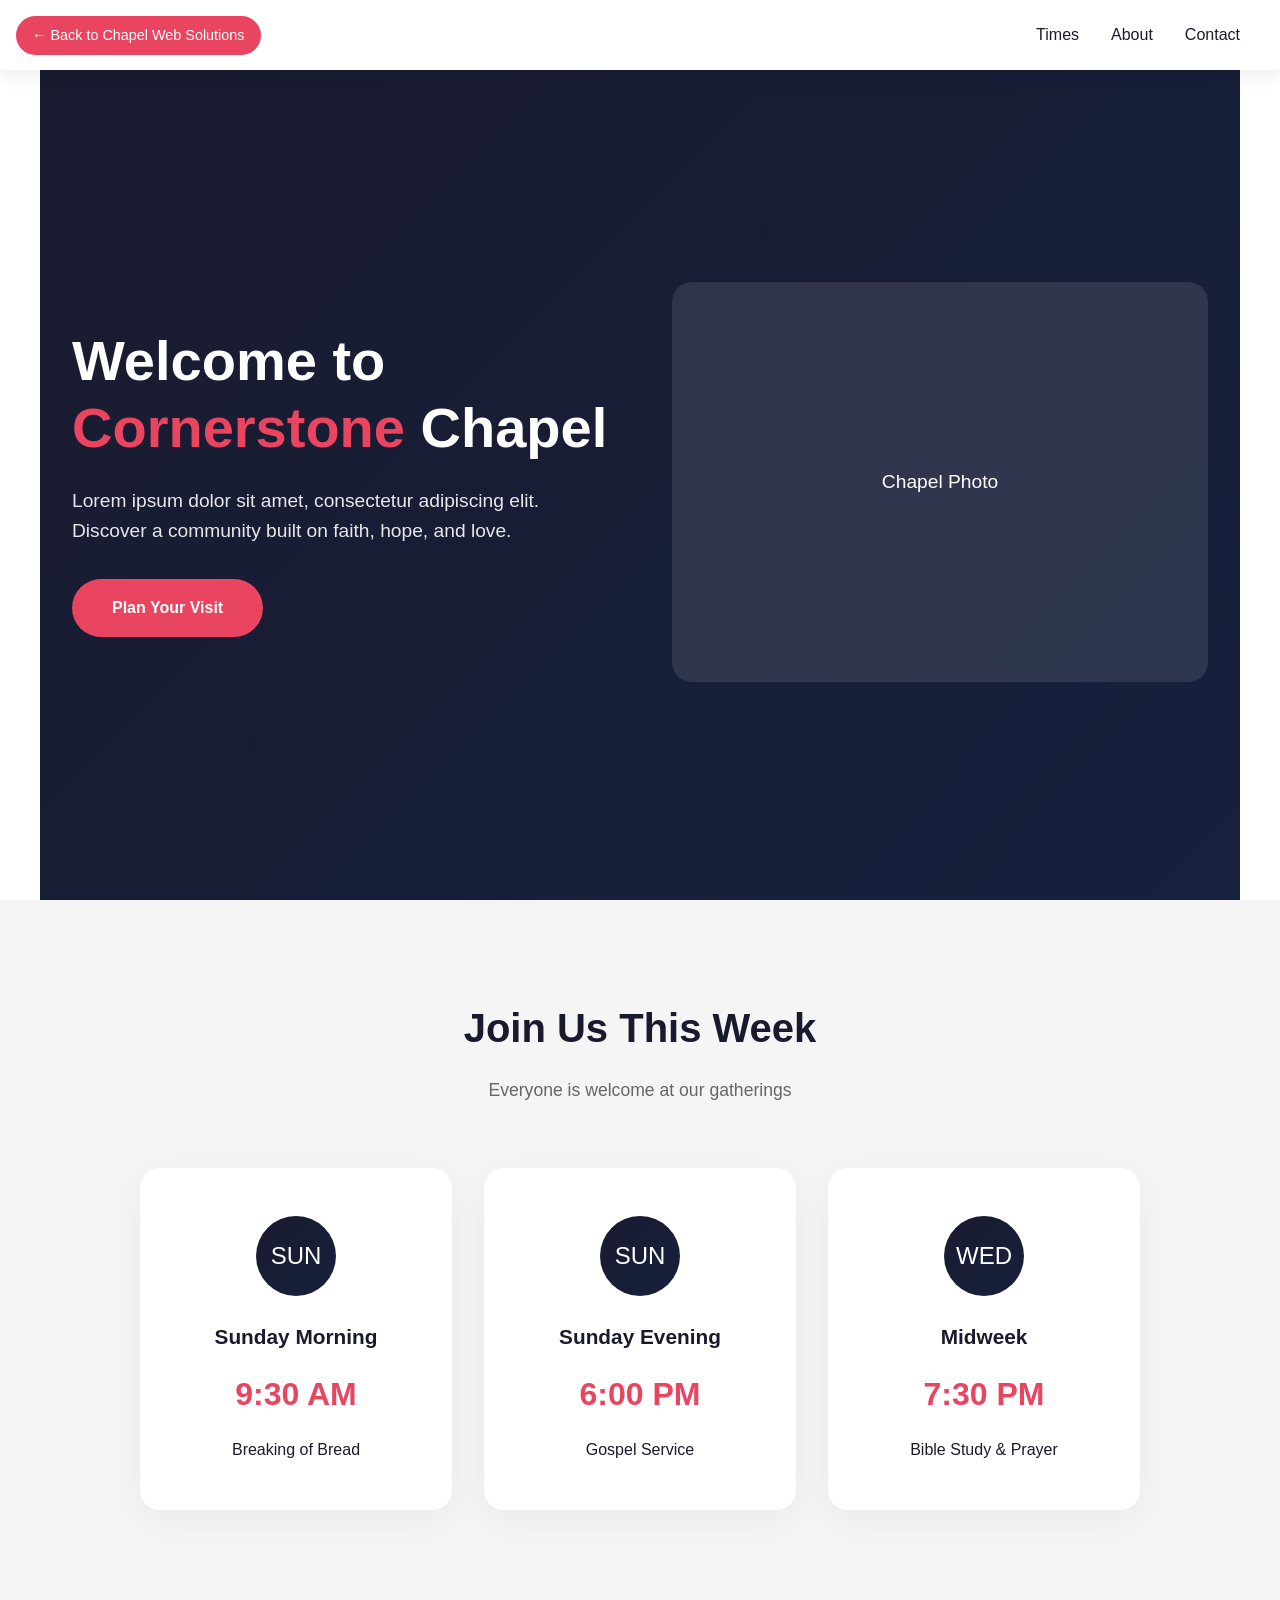
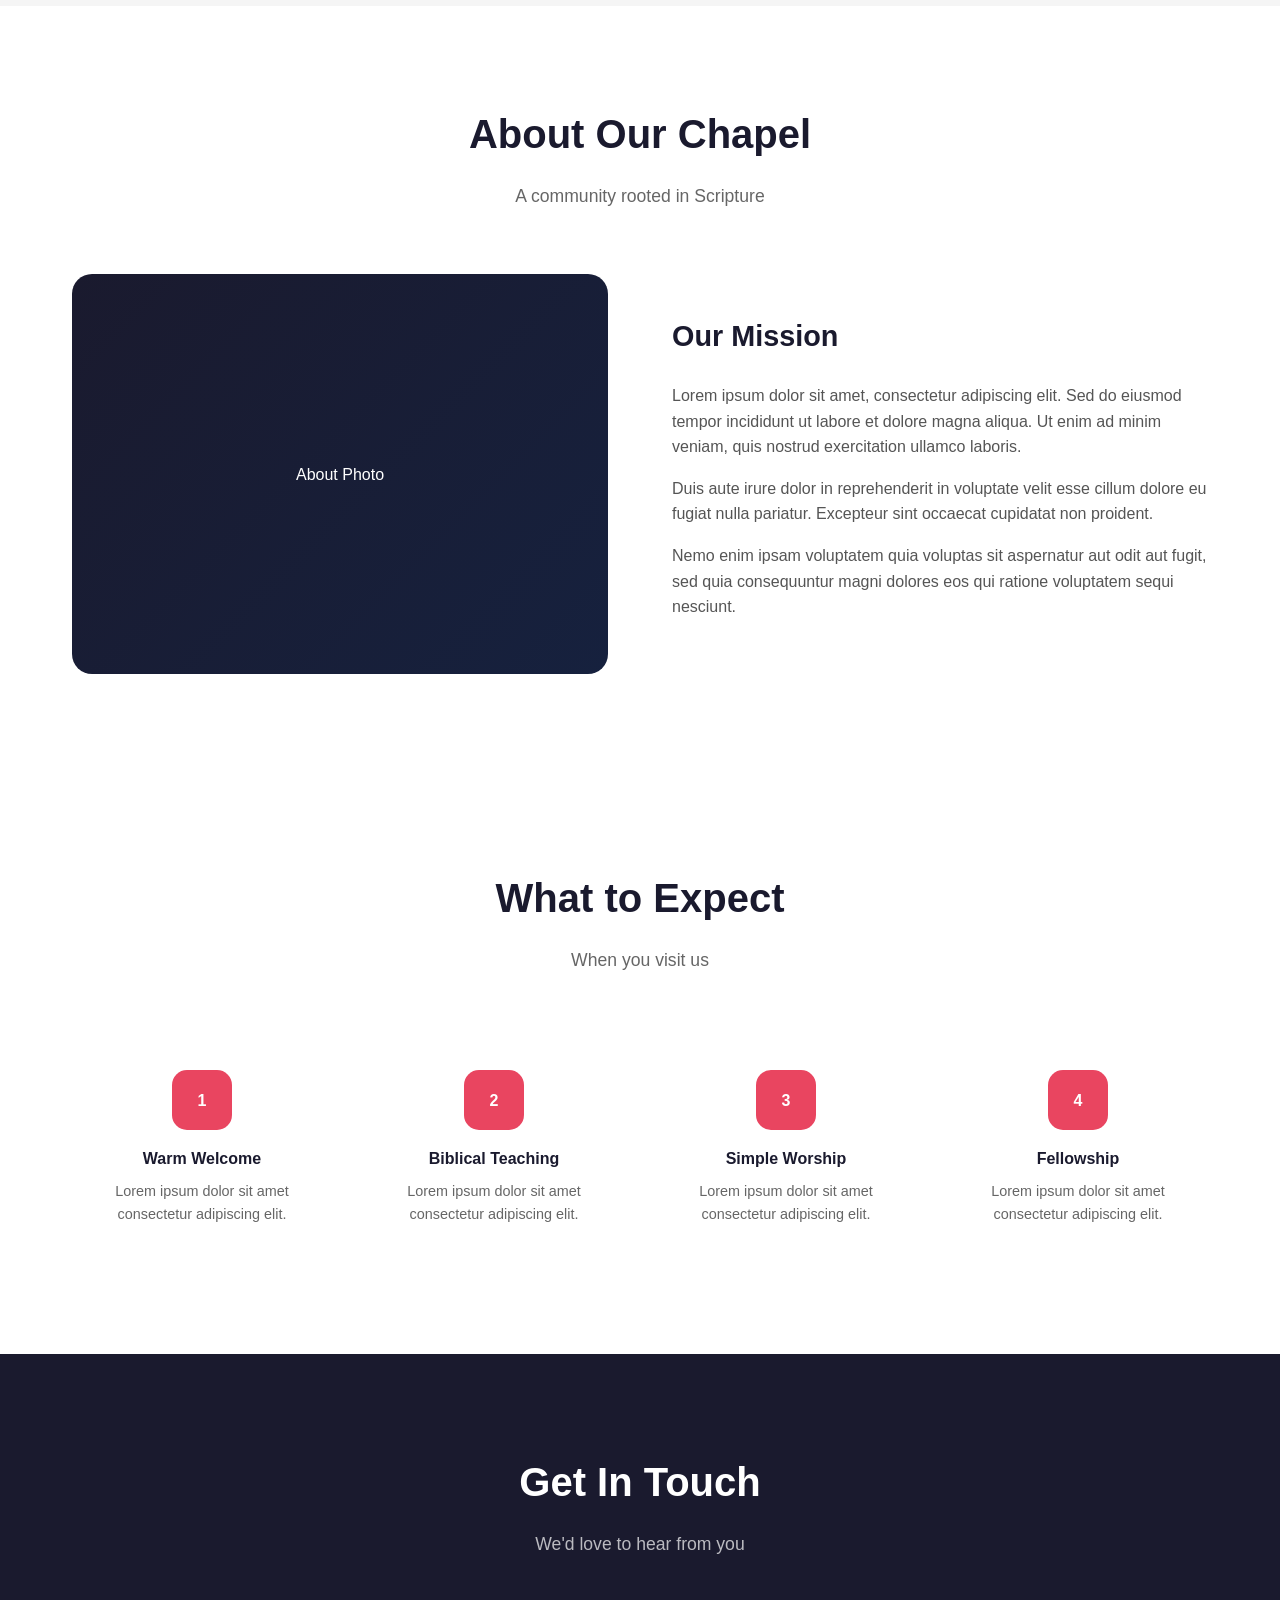
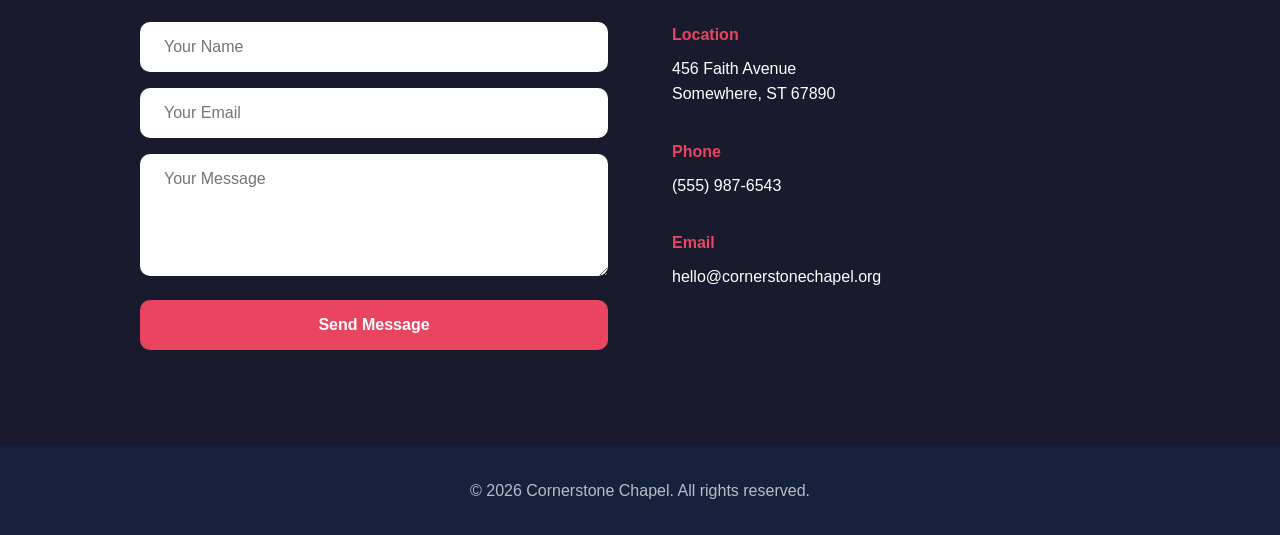
<file: demos/modern.html>
<!DOCTYPE html>
<html lang="en">
<head>
    <meta charset="UTF-8">
    <meta name="viewport" content="width=device-width, initial-scale=1.0">
    <title>Cornerstone Chapel - Modern Demo</title>
    <style>
        * {
            margin: 0;
            padding: 0;
            box-sizing: border-box;
        }

        :root {
            --primary: #1a1a2e;
            --secondary: #16213e;
            --accent: #e94560;
            --light: #f5f5f5;
            --white: #ffffff;
        }

        body {
            font-family: 'Segoe UI', -apple-system, BlinkMacSystemFont, sans-serif;
            line-height: 1.6;
            color: var(--primary);
        }

        /* Back to main site link */
        .back-link {
            position: fixed;
            top: 1rem;
            left: 1rem;
            background: var(--accent);
            color: white;
            padding: 0.5rem 1rem;
            text-decoration: none;
            font-size: 0.9rem;
            z-index: 1001;
            border-radius: 25px;
            font-weight: 500;
        }

        .back-link:hover {
            background: var(--primary);
        }

        /* Navigation */
        header {
            background: var(--white);
            padding: 1rem 2rem;
            position: fixed;
            width: 100%;
            top: 0;
            z-index: 1000;
            box-shadow: 0 2px 20px rgba(0,0,0,0.1);
        }

        nav {
            display: flex;
            justify-content: space-between;
            align-items: center;
            max-width: 1200px;
            margin: 0 auto;
        }

        .logo {
            font-size: 1.5rem;
            font-weight: 700;
            color: var(--primary);
        }

        .logo span {
            color: var(--accent);
        }

        .nav-links {
            display: flex;
            list-style: none;
            gap: 2rem;
        }

        .nav-links a {
            color: var(--primary);
            text-decoration: none;
            font-weight: 500;
            transition: color 0.3s;
        }

        .nav-links a:hover {
            color: var(--accent);
        }

        /* Hero */
        .hero {
            min-height: 100vh;
            display: flex;
            align-items: center;
            background: linear-gradient(135deg, var(--primary) 0%, var(--secondary) 100%);
            padding: 8rem 2rem 4rem;
        }

        .hero-content {
            max-width: 1200px;
            margin: 0 auto;
            display: grid;
            grid-template-columns: 1fr 1fr;
            gap: 4rem;
            align-items: center;
        }

        .hero-text {
            color: var(--white);
        }

        .hero-text h1 {
            font-size: 3.5rem;
            font-weight: 700;
            line-height: 1.2;
            margin-bottom: 1.5rem;
        }

        .hero-text h1 span {
            color: var(--accent);
        }

        .hero-text p {
            font-size: 1.2rem;
            opacity: 0.9;
            margin-bottom: 2rem;
        }

        .btn {
            display: inline-block;
            padding: 1rem 2.5rem;
            background: var(--accent);
            color: white;
            text-decoration: none;
            border-radius: 50px;
            font-weight: 600;
            transition: transform 0.3s, box-shadow 0.3s;
        }

        .btn:hover {
            transform: translateY(-3px);
            box-shadow: 0 10px 30px rgba(233, 69, 96, 0.4);
        }

        .hero-image {
            background: rgba(255,255,255,0.1);
            height: 400px;
            border-radius: 20px;
            display: flex;
            align-items: center;
            justify-content: center;
            color: white;
            font-size: 1.2rem;
        }

        /* Sections */
        section {
            padding: 6rem 2rem;
            max-width: 1200px;
            margin: 0 auto;
        }

        h2 {
            font-size: 2.5rem;
            text-align: center;
            margin-bottom: 1rem;
        }

        .subtitle {
            text-align: center;
            color: #666;
            margin-bottom: 4rem;
            font-size: 1.1rem;
        }

        /* Times section */
        .times-section {
            background: var(--light);
            max-width: none;
            padding: 6rem 2rem;
        }

        .times-grid {
            display: grid;
            grid-template-columns: repeat(3, 1fr);
            gap: 2rem;
            max-width: 1000px;
            margin: 0 auto;
        }

        .time-card {
            background: var(--white);
            padding: 3rem 2rem;
            border-radius: 20px;
            text-align: center;
            box-shadow: 0 10px 40px rgba(0,0,0,0.05);
            transition: transform 0.3s;
        }

        .time-card:hover {
            transform: translateY(-10px);
        }

        .time-card .icon {
            width: 80px;
            height: 80px;
            background: linear-gradient(135deg, var(--primary), var(--secondary));
            border-radius: 50%;
            display: flex;
            align-items: center;
            justify-content: center;
            margin: 0 auto 1.5rem;
            color: white;
            font-size: 1.5rem;
        }

        .time-card h3 {
            font-size: 1.3rem;
            margin-bottom: 0.5rem;
            color: var(--primary);
        }

        .time-card .time {
            font-size: 2rem;
            font-weight: 700;
            color: var(--accent);
            margin: 1rem 0;
        }

        /* About */
        .about-content {
            display: grid;
            grid-template-columns: 1fr 1fr;
            gap: 4rem;
            align-items: center;
        }

        .about-image {
            background: linear-gradient(135deg, var(--primary), var(--secondary));
            height: 400px;
            border-radius: 20px;
            display: flex;
            align-items: center;
            justify-content: center;
            color: white;
        }

        .about-text h3 {
            font-size: 1.8rem;
            margin-bottom: 1.5rem;
            color: var(--primary);
        }

        .about-text p {
            margin-bottom: 1rem;
            color: #555;
        }

        /* Features */
        .features-grid {
            display: grid;
            grid-template-columns: repeat(4, 1fr);
            gap: 2rem;
        }

        .feature {
            text-align: center;
            padding: 2rem;
        }

        .feature-icon {
            width: 60px;
            height: 60px;
            background: var(--accent);
            border-radius: 15px;
            display: flex;
            align-items: center;
            justify-content: center;
            margin: 0 auto 1rem;
            color: white;
            font-weight: bold;
        }

        .feature h4 {
            margin-bottom: 0.5rem;
            color: var(--primary);
        }

        .feature p {
            color: #666;
            font-size: 0.9rem;
        }

        /* Contact */
        .contact-section {
            background: var(--primary);
            color: var(--white);
            max-width: none;
            padding: 6rem 2rem;
        }

        .contact-section h2 {
            color: var(--white);
        }

        .contact-section .subtitle {
            color: rgba(255,255,255,0.7);
        }

        .contact-grid {
            display: grid;
            grid-template-columns: 1fr 1fr;
            gap: 4rem;
            max-width: 1000px;
            margin: 0 auto;
        }

        .contact-form input,
        .contact-form textarea {
            width: 100%;
            padding: 1rem 1.5rem;
            margin-bottom: 1rem;
            border: none;
            border-radius: 10px;
            font-family: inherit;
            font-size: 1rem;
        }

        .contact-form button {
            width: 100%;
            padding: 1rem;
            background: var(--accent);
            color: white;
            border: none;
            border-radius: 10px;
            font-size: 1rem;
            font-weight: 600;
            cursor: pointer;
            transition: background 0.3s;
        }

        .contact-form button:hover {
            background: #d63850;
        }

        .contact-info-item {
            margin-bottom: 2rem;
        }

        .contact-info-item h4 {
            color: var(--accent);
            margin-bottom: 0.5rem;
        }

        /* Footer */
        footer {
            background: var(--secondary);
            color: rgba(255,255,255,0.7);
            text-align: center;
            padding: 2rem;
        }

        /* Mobile */
        @media (max-width: 768px) {
            .nav-links {
                display: none;
            }

            .hero-content {
                grid-template-columns: 1fr;
                text-align: center;
            }

            .hero-text h1 {
                font-size: 2.5rem;
            }

            .times-grid {
                grid-template-columns: 1fr;
            }

            .about-content {
                grid-template-columns: 1fr;
            }

            .features-grid {
                grid-template-columns: repeat(2, 1fr);
            }

            .contact-grid {
                grid-template-columns: 1fr;
            }
        }
    </style>
</head>
<body>
    <a href="../index.html#demos" class="back-link">&larr; Back to Chapel Web Solutions</a>

    <header>
        <nav>
            <div class="logo">Corner<span>stone</span></div>
            <ul class="nav-links">
                <li><a href="#times">Times</a></li>
                <li><a href="#about">About</a></li>
                <li><a href="#contact">Contact</a></li>
            </ul>
        </nav>
    </header>

    <section class="hero">
        <div class="hero-content">
            <div class="hero-text">
                <h1>Welcome to <span>Cornerstone</span> Chapel</h1>
                <p>Lorem ipsum dolor sit amet, consectetur adipiscing elit. Discover a community built on faith, hope, and love.</p>
                <a href="#contact" class="btn">Plan Your Visit</a>
            </div>
            <div class="hero-image">
                Chapel Photo
            </div>
        </div>
    </section>

    <section id="times" class="times-section">
        <h2>Join Us This Week</h2>
        <p class="subtitle">Everyone is welcome at our gatherings</p>
        <div class="times-grid">
            <div class="time-card">
                <div class="icon">SUN</div>
                <h3>Sunday Morning</h3>
                <div class="time">9:30 AM</div>
                <p>Breaking of Bread</p>
            </div>
            <div class="time-card">
                <div class="icon">SUN</div>
                <h3>Sunday Evening</h3>
                <div class="time">6:00 PM</div>
                <p>Gospel Service</p>
            </div>
            <div class="time-card">
                <div class="icon">WED</div>
                <h3>Midweek</h3>
                <div class="time">7:30 PM</div>
                <p>Bible Study & Prayer</p>
            </div>
        </div>
    </section>

    <section id="about">
        <h2>About Our Chapel</h2>
        <p class="subtitle">A community rooted in Scripture</p>
        <div class="about-content">
            <div class="about-image">
                About Photo
            </div>
            <div class="about-text">
                <h3>Our Mission</h3>
                <p>Lorem ipsum dolor sit amet, consectetur adipiscing elit. Sed do eiusmod tempor incididunt ut labore et dolore magna aliqua. Ut enim ad minim veniam, quis nostrud exercitation ullamco laboris.</p>
                <p>Duis aute irure dolor in reprehenderit in voluptate velit esse cillum dolore eu fugiat nulla pariatur. Excepteur sint occaecat cupidatat non proident.</p>
                <p>Nemo enim ipsam voluptatem quia voluptas sit aspernatur aut odit aut fugit, sed quia consequuntur magni dolores eos qui ratione voluptatem sequi nesciunt.</p>
            </div>
        </div>
    </section>

    <section>
        <h2>What to Expect</h2>
        <p class="subtitle">When you visit us</p>
        <div class="features-grid">
            <div class="feature">
                <div class="feature-icon">1</div>
                <h4>Warm Welcome</h4>
                <p>Lorem ipsum dolor sit amet consectetur adipiscing elit.</p>
            </div>
            <div class="feature">
                <div class="feature-icon">2</div>
                <h4>Biblical Teaching</h4>
                <p>Lorem ipsum dolor sit amet consectetur adipiscing elit.</p>
            </div>
            <div class="feature">
                <div class="feature-icon">3</div>
                <h4>Simple Worship</h4>
                <p>Lorem ipsum dolor sit amet consectetur adipiscing elit.</p>
            </div>
            <div class="feature">
                <div class="feature-icon">4</div>
                <h4>Fellowship</h4>
                <p>Lorem ipsum dolor sit amet consectetur adipiscing elit.</p>
            </div>
        </div>
    </section>

    <section id="contact" class="contact-section">
        <h2>Get In Touch</h2>
        <p class="subtitle">We'd love to hear from you</p>
        <div class="contact-grid">
            <form class="contact-form">
                <input type="text" placeholder="Your Name" required>
                <input type="email" placeholder="Your Email" required>
                <textarea rows="5" placeholder="Your Message" required></textarea>
                <button type="submit">Send Message</button>
            </form>
            <div class="contact-info">
                <div class="contact-info-item">
                    <h4>Location</h4>
                    <p>456 Faith Avenue<br>Somewhere, ST 67890</p>
                </div>
                <div class="contact-info-item">
                    <h4>Phone</h4>
                    <p>(555) 987-6543</p>
                </div>
                <div class="contact-info-item">
                    <h4>Email</h4>
                    <p>hello@cornerstonechapel.org</p>
                </div>
            </div>
        </div>
    </section>

    <footer>
        <p>&copy; 2026 Cornerstone Chapel. All rights reserved.</p>
    </footer>
</body>
</html>
</file>
<file: styles.css>
* {
    margin: 0;
    padding: 0;
    box-sizing: border-box;
}

:root {
    --primary: #2c3e50;
    --secondary: #34495e;
    --accent: #3498db;
    --light: #ecf0f1;
    --dark: #1a252f;
}

body {
    font-family: Georgia, 'Times New Roman', serif;
    line-height: 1.6;
    color: var(--dark);
}

/* Navigation */
header {
    background: var(--primary);
    padding: 1rem 2rem;
    position: fixed;
    width: 100%;
    top: 0;
    z-index: 1000;
}

nav {
    display: flex;
    justify-content: space-between;
    align-items: center;
    max-width: 1200px;
    margin: 0 auto;
}

.logo {
    color: white;
    font-size: 1.5rem;
    font-weight: bold;
}

.nav-links {
    display: flex;
    list-style: none;
    gap: 2rem;
}

.nav-links a {
    color: white;
    text-decoration: none;
    transition: color 0.3s;
}

.nav-links a:hover {
    color: var(--accent);
}

.mobile-menu-btn {
    display: none;
    background: none;
    border: 1px solid white;
    color: white;
    padding: 0.5rem 1rem;
    cursor: pointer;
}

/* Main content */
main {
    padding-top: 70px;
}

section {
    padding: 4rem 2rem;
    max-width: 1200px;
    margin: 0 auto;
}

h2 {
    text-align: center;
    margin-bottom: 2rem;
    color: var(--primary);
    font-size: 2rem;
}

/* Hero */
#hero {
    display: flex;
    flex-direction: column;
    align-items: center;
    padding-top: 6rem;
    padding-bottom: 1rem !important;
    background: linear-gradient(135deg, var(--light) 0%, white 100%);
}

.hero-banner {
    text-align: center;
    margin-bottom: 3rem;
}

.hero-banner p {
    font-size: 1.15rem;
    color: var(--secondary);
    margin-top: 0.5rem;
}

.hero-content h1 {
    font-size: 2.5rem;
    color: var(--primary);
    margin-bottom: 1rem;
}

.hero-image {
    flex: 1;
    display: flex;
    justify-content: center;
    align-items: center;
}

.hero-cross {
    width: 100%;
    max-width: 280px;
    height: auto;
    filter: drop-shadow(0 10px 30px rgba(74, 55, 40, 0.3));
}

.cta-btn {
    display: inline-block;
    background: var(--accent);
    color: white;
    padding: 1rem 2rem;
    text-decoration: none;
    margin-top: 1rem;
    transition: background 0.3s;
}

.cta-btn:hover {
    background: var(--primary);
}

/* Image placeholders */
.image-placeholder {
    background: var(--light);
    border: 2px dashed var(--secondary);
    display: flex;
    align-items: center;
    justify-content: center;
    color: var(--secondary);
    min-height: 300px;
    font-style: italic;
}

.image-placeholder.small {
    min-height: 80px;
    width: 80px;
    margin: 0 auto 1rem;
}

/* About */
.about-content {
    display: flex;
    gap: 2rem;
    align-items: center;
}

.about-image {
    flex: 0 0 300px;
    width: 300px;
    max-width: 300px;
}

.about-image img {
    display: block;
    width: 300px;
    height: 380px;
    object-fit: cover;
    object-position: center top;
    border-radius: 4px;
    box-shadow: 0 4px 15px rgba(0,0,0,0.1);
}

.about-text {
    flex: 1;
}

.about-text p {
    margin-bottom: 1rem;
}

/* Services */
.services-grid {
    display: grid;
    grid-template-columns: repeat(auto-fit, minmax(250px, 1fr));
    gap: 2rem;
    margin-bottom: 4rem;
}

.service-card {
    text-align: center;
    padding: 2rem;
    background: var(--light);
}

.service-card h3 {
    margin-bottom: 1rem;
    color: var(--primary);
}

.service-icon {
    width: 80px;
    height: 80px;
    margin-bottom: 1rem;
    color: var(--accent);
    transition: color 0.3s, transform 0.3s;
}

.service-card:hover .service-icon {
    color: var(--primary);
    transform: scale(1.1);
}

/* Demo Sites */
#demos {
    padding-top: 1rem;
}

#demos h2 {
    margin-bottom: 0.5rem;
}

.section-subtitle {
    text-align: center;
    color: var(--secondary);
    margin-bottom: 2rem;
}

/* Color Slider */
.color-slider-container {
    text-align: center;
    margin-bottom: 2rem;
}

.color-slider-container label {
    display: block;
    font-size: 0.95rem;
    color: var(--secondary);
    margin-bottom: 0.75rem;
    font-style: italic;
}

#hue-slider {
    -webkit-appearance: none;
    appearance: none;
    width: 100%;
    max-width: 400px;
    height: 12px;
    border-radius: 6px;
    background: linear-gradient(to right,
        hsl(0, 70%, 50%),
        hsl(60, 70%, 50%),
        hsl(120, 70%, 50%),
        hsl(180, 70%, 50%),
        hsl(240, 70%, 50%),
        hsl(300, 70%, 50%),
        hsl(360, 70%, 50%)
    );
    outline: none;
    cursor: pointer;
}

#hue-slider::-webkit-slider-thumb {
    -webkit-appearance: none;
    appearance: none;
    width: 24px;
    height: 24px;
    border-radius: 50%;
    background: white;
    border: 3px solid var(--primary);
    box-shadow: 0 2px 6px rgba(0,0,0,0.3);
    cursor: pointer;
}

#hue-slider::-moz-range-thumb {
    width: 24px;
    height: 24px;
    border-radius: 50%;
    background: white;
    border: 3px solid var(--primary);
    box-shadow: 0 2px 6px rgba(0,0,0,0.3);
    cursor: pointer;
}

.portfolio-grid {
    display: grid;
    grid-template-columns: repeat(auto-fit, minmax(300px, 1fr));
    gap: 2rem;
}

.portfolio-item {
    text-decoration: none;
    color: inherit;
    display: block;
}

.portfolio-item h3 {
    margin-top: 1rem;
    color: var(--primary);
}

.demo-link {
    transition: transform 0.3s, box-shadow 0.3s;
    padding: 1rem;
    background: white;
    border: 1px solid #eee;
}

.demo-link:hover {
    transform: translateY(-5px);
    box-shadow: 0 10px 30px rgba(0,0,0,0.1);
}

.demo-description {
    color: var(--secondary);
    font-size: 0.9rem;
    margin-top: 0.5rem;
}

.demo-preview {
    height: 200px;
    display: flex;
    align-items: center;
    justify-content: center;
    font-size: 1.5rem;
    font-weight: bold;
    color: white;
    text-shadow: 1px 1px 3px rgba(0,0,0,0.3);
}

.classic-preview {
    background: linear-gradient(135deg, #8B4513 0%, #D2691E 50%, #8B4513 100%);
    font-family: Georgia, serif;
}

.modern-preview {
    background: linear-gradient(135deg, #667eea 0%, #764ba2 100%);
    font-family: 'Helvetica Neue', sans-serif;
}

.community-preview {
    background: linear-gradient(135deg, #11998e 0%, #38ef7d 100%);
    font-family: 'Segoe UI', sans-serif;
}

/* Rates */
.rates-grid {
    display: grid;
    grid-template-columns: repeat(auto-fit, minmax(250px, 1fr));
    gap: 2rem;
    margin-top: 60rem;
}

.rate-card {
    text-align: center;
    padding: 2rem;
    background: var(--light);
    border: 2px solid transparent;
}

.rate-card.featured {
    border-color: var(--accent);
    transform: scale(1.05);
}

.rate-card h3 {
    color: var(--primary);
    margin-bottom: 1rem;
}

.price {
    font-size: 2rem;
    color: var(--accent);
    margin-bottom: 1rem;
}

.rate-card ul {
    list-style: none;
    text-align: left;
}

.rate-card li {
    padding: 0.5rem 0;
    border-bottom: 1px solid #ddd;
}

.rate-card li.included::before {
    content: "✓ ";
    color: #27ae60;
    font-weight: bold;
}

.rate-card li.not-included::before {
    content: "✗ ";
    color: #e74c3c;
    font-weight: bold;
}

.rate-card li.not-included {
    color: #999;
}

/* Contact */
#contact {
    text-align: center;
}

.contact-info-centered {
    text-align: center;
    margin: 0 auto;
}

.contact-info-centered p {
    margin-bottom: 1.5rem;
    font-size: 1.2rem;
}

.contact-info-centered a {
    color: var(--accent);
    text-decoration: none;
}

.contact-info-centered a:hover {
    text-decoration: underline;
}

.contact-note {
    font-size: 0.95rem;
    color: #777;
    font-style: italic;
    margin-top: 1rem;
}

/* Footer */
footer {
    background: var(--dark);
    color: white;
    text-align: center;
    padding: 2rem;
}

/* Mobile */
@media (max-width: 768px) {
    .nav-links {
        display: none;
    }

    .mobile-menu-btn {
        display: block;
    }

    .nav-links.active {
        display: flex;
        flex-direction: column;
        position: absolute;
        top: 100%;
        left: 0;
        right: 0;
        background: var(--primary);
        padding: 1rem;
    }

    #hero {
        flex-direction: column;
        text-align: center;
    }

    .about-content {
        flex-direction: column;
    }

    .about-image {
        flex: 0 0 auto;
        width: 100%;
        max-width: 100%;
    }

    .about-image img {
        width: 100%;
        max-width: 350px;
        height: 320px;
        margin: 0 auto;
    }


    .rate-card.featured {
        transform: none;
    }
}
</file>
